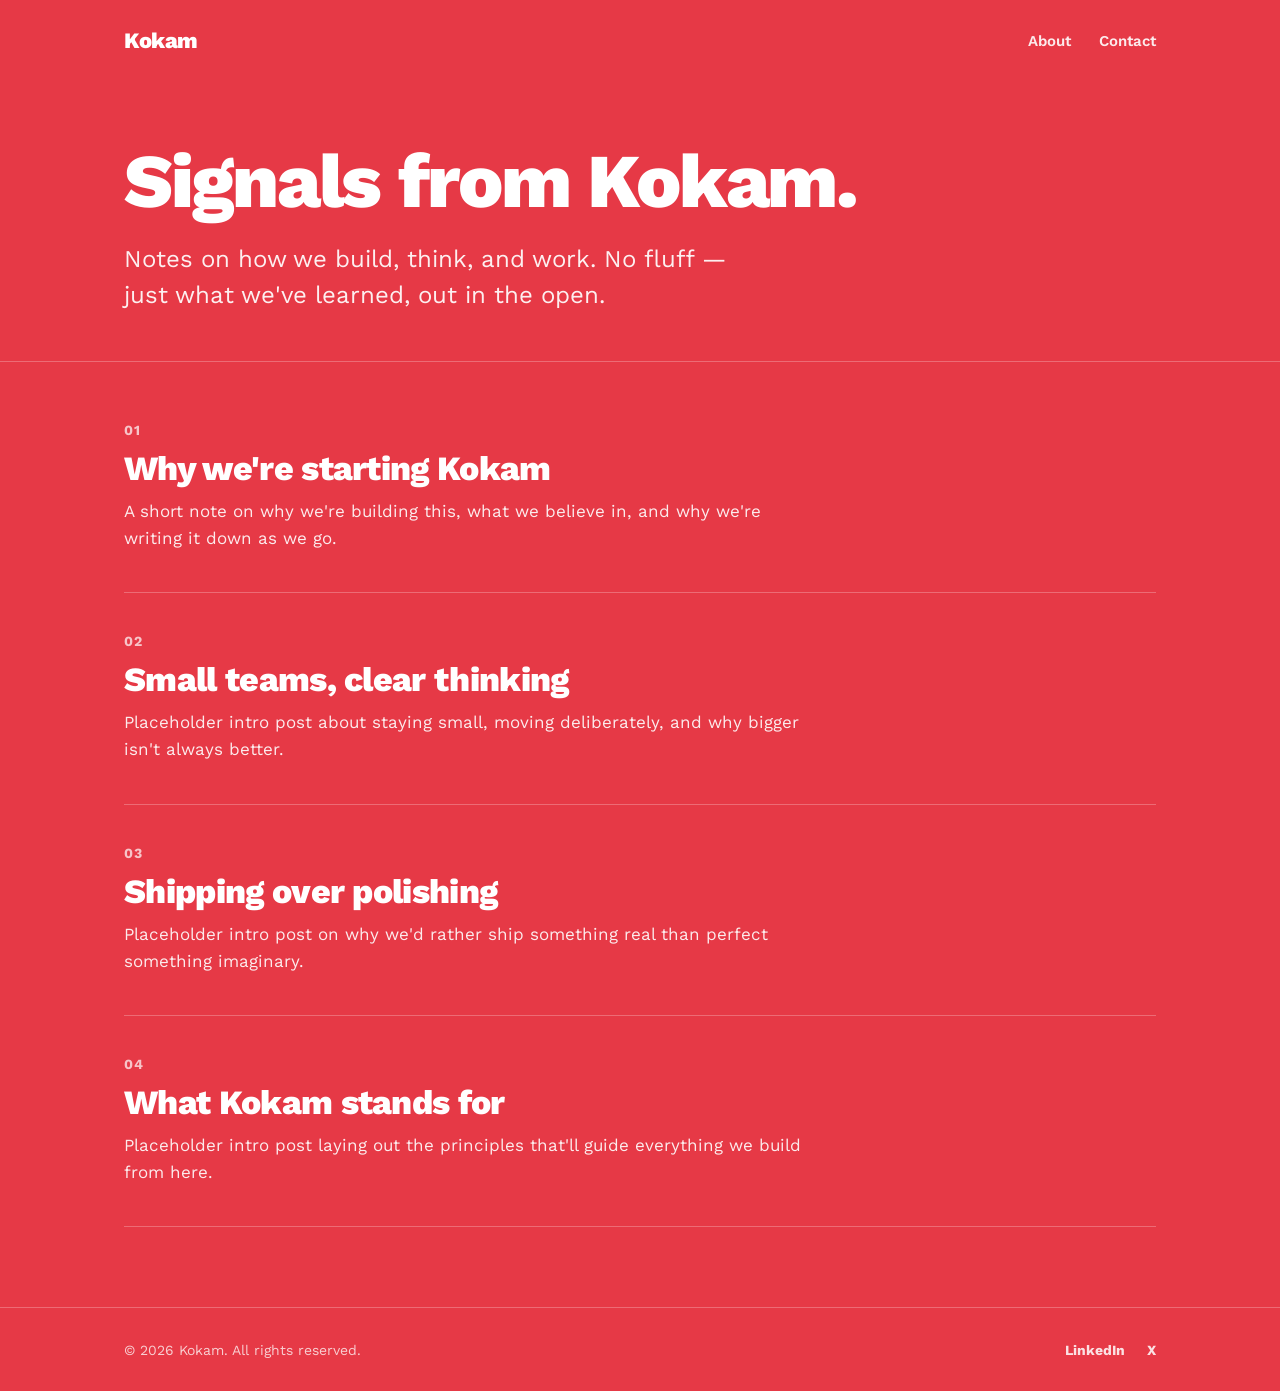
<file: index.html>
<!DOCTYPE html>
<html lang="en">
<head>
<meta charset="UTF-8">
<meta name="viewport" content="width=device-width, initial-scale=1.0">
<title>Kokam — Signals from Kokam</title>
<meta name="description" content="Signals from Kokam: notes on how we build, think, and work. No fluff — just what we've learned, out in the open.">
<link rel="canonical" href="https://kokam.in/">
<meta name="robots" content="index, follow">

<meta property="og:type" content="website">
<meta property="og:site_name" content="Kokam">
<meta property="og:title" content="Kokam — Signals from Kokam">
<meta property="og:description" content="Notes on how we build, think, and work. No fluff — just what we've learned, out in the open.">
<meta property="og:url" content="https://kokam.in/">
<meta property="og:image" content="https://kokam.in/og-image.png">

<meta name="twitter:card" content="summary_large_image">
<meta name="twitter:site" content="@kokamco">
<meta name="twitter:title" content="Kokam — Signals from Kokam">
<meta name="twitter:description" content="Notes on how we build, think, and work. No fluff — just what we've learned, out in the open.">
<meta name="twitter:image" content="https://kokam.in/og-image.png">

<link rel="stylesheet" href="css/style.css">

<script type="application/ld+json">
{
  "@context": "https://schema.org",
  "@type": "Organization",
  "name": "Kokam",
  "url": "https://kokam.in/",
  "sameAs": [
    "https://linkedin.com/company/kokamco",
    "https://x.com/kokamco"
  ],
  "contactPoint": {
    "@type": "ContactPoint",
    "telephone": "+91-7249326030",
    "contactType": "customer service"
  }
}
</script>
</head>
<body>

<header class="navbar">
  <div class="wrap">
    <a href="index.html" class="brand">Kokam</a>
    <ul class="nav-links">
      <li><a href="about.html">About</a></li>
      <li><a href="contact.html">Contact</a></li>
    </ul>
  </div>
</header>

<main>
  <section class="hero">
    <div class="wrap">
      <h1>Signals from Kokam.</h1>
      <p class="lede">Notes on how we build, think, and work. No fluff — just what we've learned, out in the open.</p>
    </div>
  </section>

  <section class="posts">
    <div class="wrap">

      <article class="post-item">
        <span class="post-num">01</span>
        <h2><a href="posts/post-1.html">Why we're starting Kokam</a></h2>
        <p>A short note on why we're building this, what we believe in, and why we're writing it down as we go.</p>
       
      </article>

      <article class="post-item">
        <span class="post-num">02</span>
        <h2><a href="posts/post-2.html">Small teams, clear thinking</a></h2>
        <p>Placeholder intro post about staying small, moving deliberately, and why bigger isn't always better.</p>
        <!-- <a class="read-more" href="posts/post-2.html">Read more →</a> -->
      </article>

      <article class="post-item">
        <span class="post-num">03</span>
        <h2><a href="posts/post-3.html">Shipping over polishing</a></h2>
        <p>Placeholder intro post on why we'd rather ship something real than perfect something imaginary.</p>
        <!-- <a class="read-more" href="posts/post-3.html">Read more →</a> -->
      </article>

      <article class="post-item">
        <span class="post-num">04</span>
        <h2><a href="posts/post-4.html">What Kokam stands for</a></h2>
        <p>Placeholder intro post laying out the principles that'll guide everything we build from here.</p>
        
      </article>

    </div>
  </section>
</main>

<footer>
  <div class="wrap">
    <span class="footer-brand">© 2026 Kokam. All rights reserved.</span>
    <ul class="social-links">
      <li><a href="https://linkedin.com/company/kokamco" target="_blank" rel="noopener noreferrer">LinkedIn</a></li>
      <li><a href="https://x.com/kokamco" target="_blank" rel="noopener noreferrer">X</a></li>
    </ul>
  </div>
</footer>

<script src="js/main.js"></script>
</body>
</html>
</file>
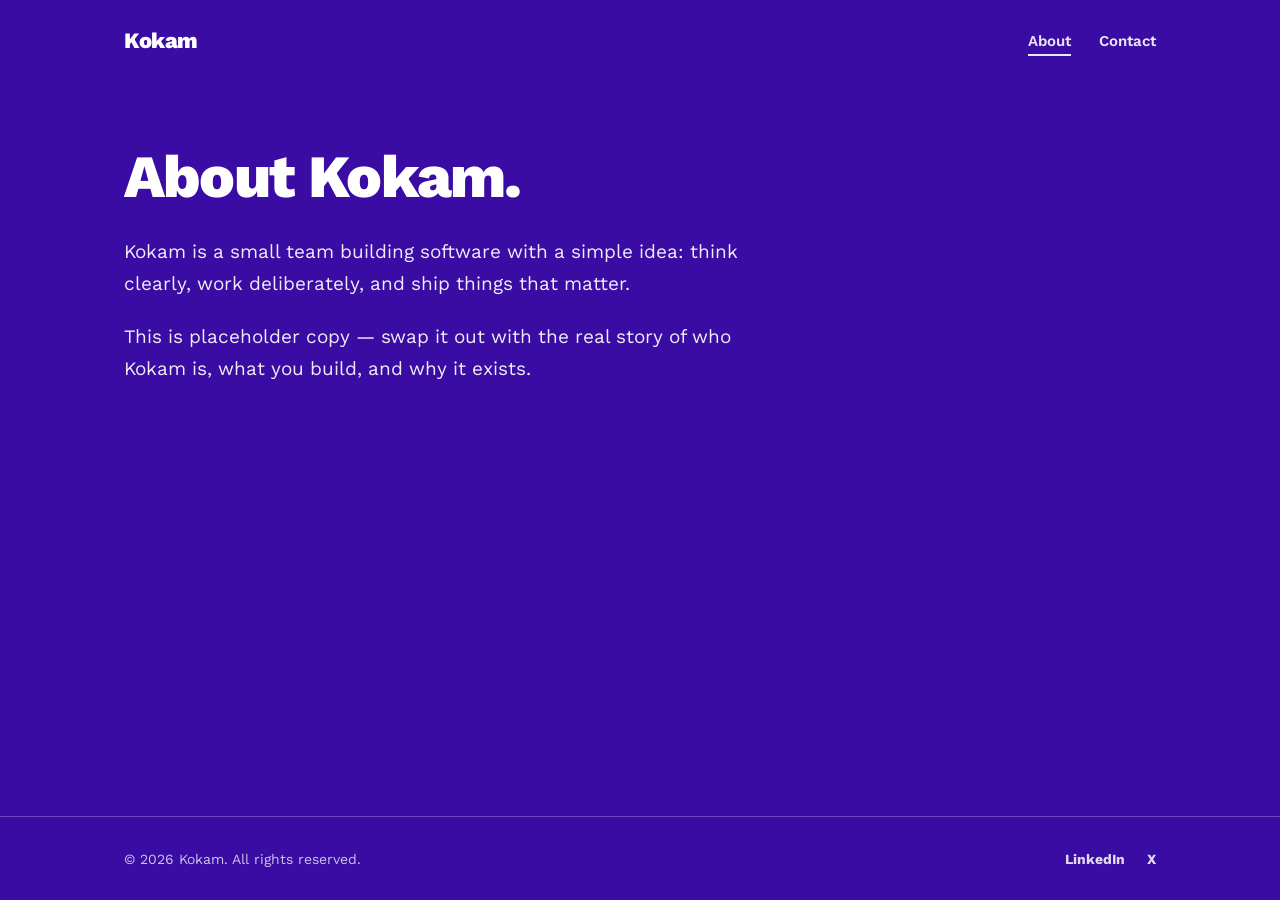
<file: about.html>
<!DOCTYPE html>
<html lang="en">
<head>
<meta charset="UTF-8">
<meta name="viewport" content="width=device-width, initial-scale=1.0">
<title>About — Kokam</title>
<meta name="description" content="Kokam is a small team building software with a simple idea: think clearly, work deliberately, and ship things that matter.">
<link rel="canonical" href="https://kokam.in/about.html">
<meta name="robots" content="index, follow">

<meta property="og:type" content="website">
<meta property="og:site_name" content="Kokam">
<meta property="og:title" content="About — Kokam">
<meta property="og:description" content="Kokam is a small team building software with a simple idea: think clearly, work deliberately, and ship things that matter.">
<meta property="og:url" content="https://kokam.in/about.html">
<meta property="og:image" content="https://kokam.in/og-image.png">

<meta name="twitter:card" content="summary_large_image">
<meta name="twitter:site" content="@kokamco">
<meta name="twitter:title" content="About — Kokam">
<meta name="twitter:description" content="Kokam is a small team building software with a simple idea: think clearly, work deliberately, and ship things that matter.">
<meta name="twitter:image" content="https://kokam.in/og-image.png">

<link rel="stylesheet" href="css/style.css">
</head>
<body>

<header class="navbar">
  <div class="wrap">
    <a href="index.html" class="brand">Kokam</a>
    <ul class="nav-links">
      <li><a href="about.html" class="active">About</a></li>
      <li><a href="contact.html">Contact</a></li>
    </ul>
  </div>
</header>

<main>
  <section class="page">
    <div class="wrap">
      <h1>About Kokam.</h1>
      <p>Kokam is a small team building software with a simple idea: think clearly, work deliberately, and ship things that matter.</p>
      <p>This is placeholder copy — swap it out with the real story of who Kokam is, what you build, and why it exists.</p>
    </div>
  </section>
</main>

<footer>
  <div class="wrap">
    <span class="footer-brand">© 2026 Kokam. All rights reserved.</span>
    <ul class="social-links">
      <li><a href="https://linkedin.com/company/kokamco" target="_blank" rel="noopener noreferrer">LinkedIn</a></li>
      <li><a href="https://x.com/kokamco" target="_blank" rel="noopener noreferrer">X</a></li>
    </ul>
  </div>
</footer>

<script src="js/main.js"></script>
</body>
</html>
</file>
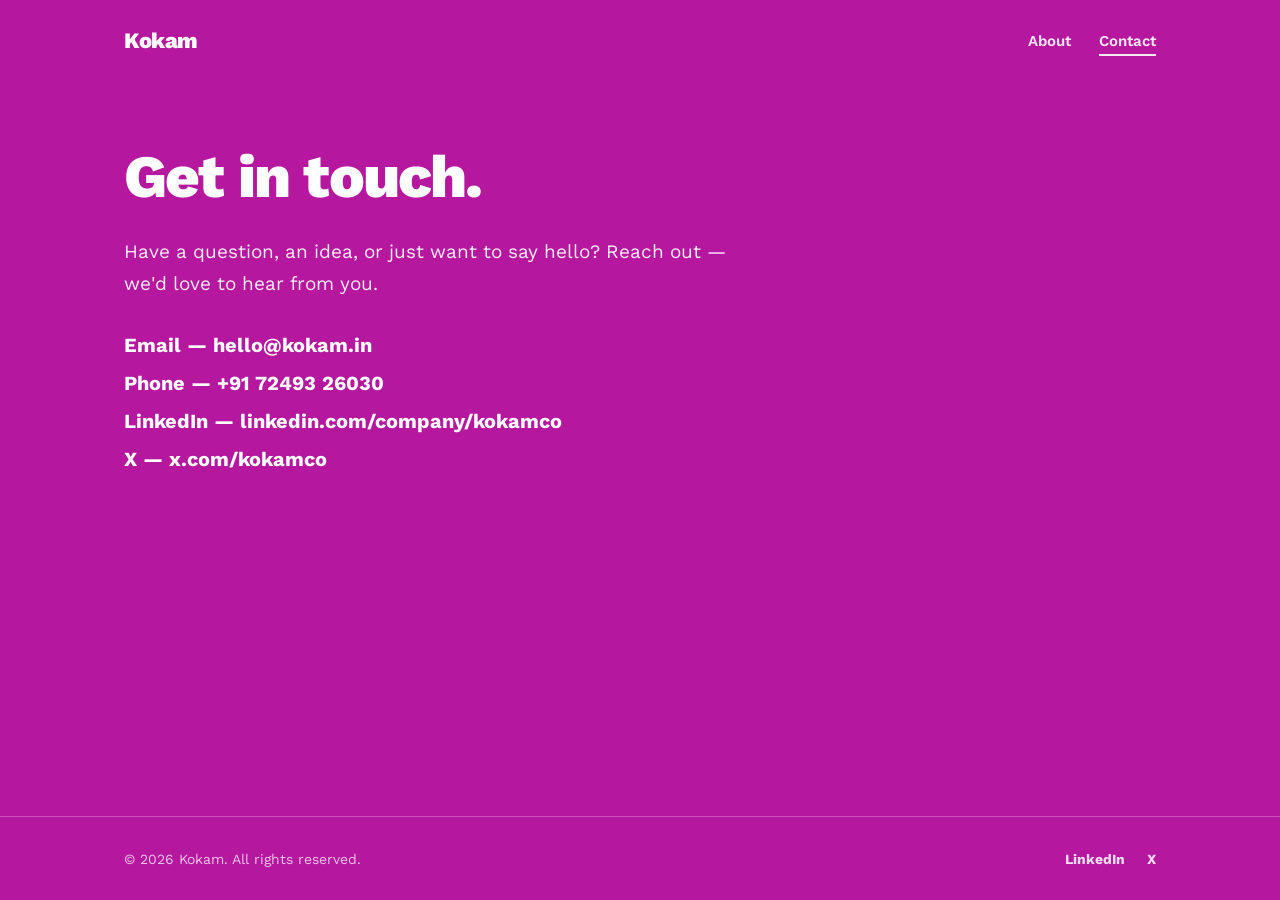
<file: contact.html>
<!DOCTYPE html>
<html lang="en">
<head>
<meta charset="UTF-8">
<meta name="viewport" content="width=device-width, initial-scale=1.0">
<title>Contact — Kokam</title>
<meta name="description" content="Get in touch with Kokam — email, phone, LinkedIn, or X. We'd love to hear from you.">
<link rel="canonical" href="https://kokam.in/contact.html">
<meta name="robots" content="index, follow">

<meta property="og:type" content="website">
<meta property="og:site_name" content="Kokam">
<meta property="og:title" content="Contact — Kokam">
<meta property="og:description" content="Get in touch with Kokam — email, phone, LinkedIn, or X. We'd love to hear from you.">
<meta property="og:url" content="https://kokam.in/contact.html">
<meta property="og:image" content="https://kokam.in/og-image.png">

<meta name="twitter:card" content="summary_large_image">
<meta name="twitter:site" content="@kokamco">
<meta name="twitter:title" content="Contact — Kokam">
<meta name="twitter:description" content="Get in touch with Kokam — email, phone, LinkedIn, or X. We'd love to hear from you.">
<meta name="twitter:image" content="https://kokam.in/og-image.png">

<link rel="stylesheet" href="css/style.css">

<script type="application/ld+json">
{
  "@context": "https://schema.org",
  "@type": "Organization",
  "name": "Kokam",
  "url": "https://kokam.in/",
  "sameAs": [
    "https://linkedin.com/company/kokamco",
    "https://x.com/kokamco"
  ],
  "contactPoint": {
    "@type": "ContactPoint",
    "telephone": "+91-7249326030",
    "email": "hello@kokam.in",
    "contactType": "customer service"
  }
}
</script>
</head>
<body>

<header class="navbar">
  <div class="wrap">
    <a href="index.html" class="brand">Kokam</a>
    <ul class="nav-links">
      <li><a href="about.html">About</a></li>
      <li><a href="contact.html" class="active">Contact</a></li>
    </ul>
  </div>
</header>

<main>
  <section class="page">
    <div class="wrap">
      <h1>Get in touch.</h1>
      <p>Have a question, an idea, or just want to say hello? Reach out — we'd love to hear from you.</p>
      <ul class="contact-list">
        <li>Email — <a href="mailto:hello@kokam.in">hello@kokam.in</a></li>
        <li>Phone — <a href="tel:+917249326030">+91 72493 26030</a></li>
        <li>LinkedIn — <a href="https://linkedin.com/company/kokamco" target="_blank" rel="noopener noreferrer">linkedin.com/company/kokamco</a></li>
        <li>X — <a href="https://x.com/kokamco" target="_blank" rel="noopener noreferrer">x.com/kokamco</a></li>
      </ul>
    </div>
  </section>
</main>

<footer>
  <div class="wrap">
    <span class="footer-brand">© 2026 Kokam. All rights reserved.</span>
    <ul class="social-links">
      <li><a href="https://linkedin.com/company/kokamco" target="_blank" rel="noopener noreferrer">LinkedIn</a></li>
      <li><a href="https://x.com/kokamco" target="_blank" rel="noopener noreferrer">X</a></li>
    </ul>
  </div>
</footer>

<script src="js/main.js"></script>
</body>
</html>
</file>
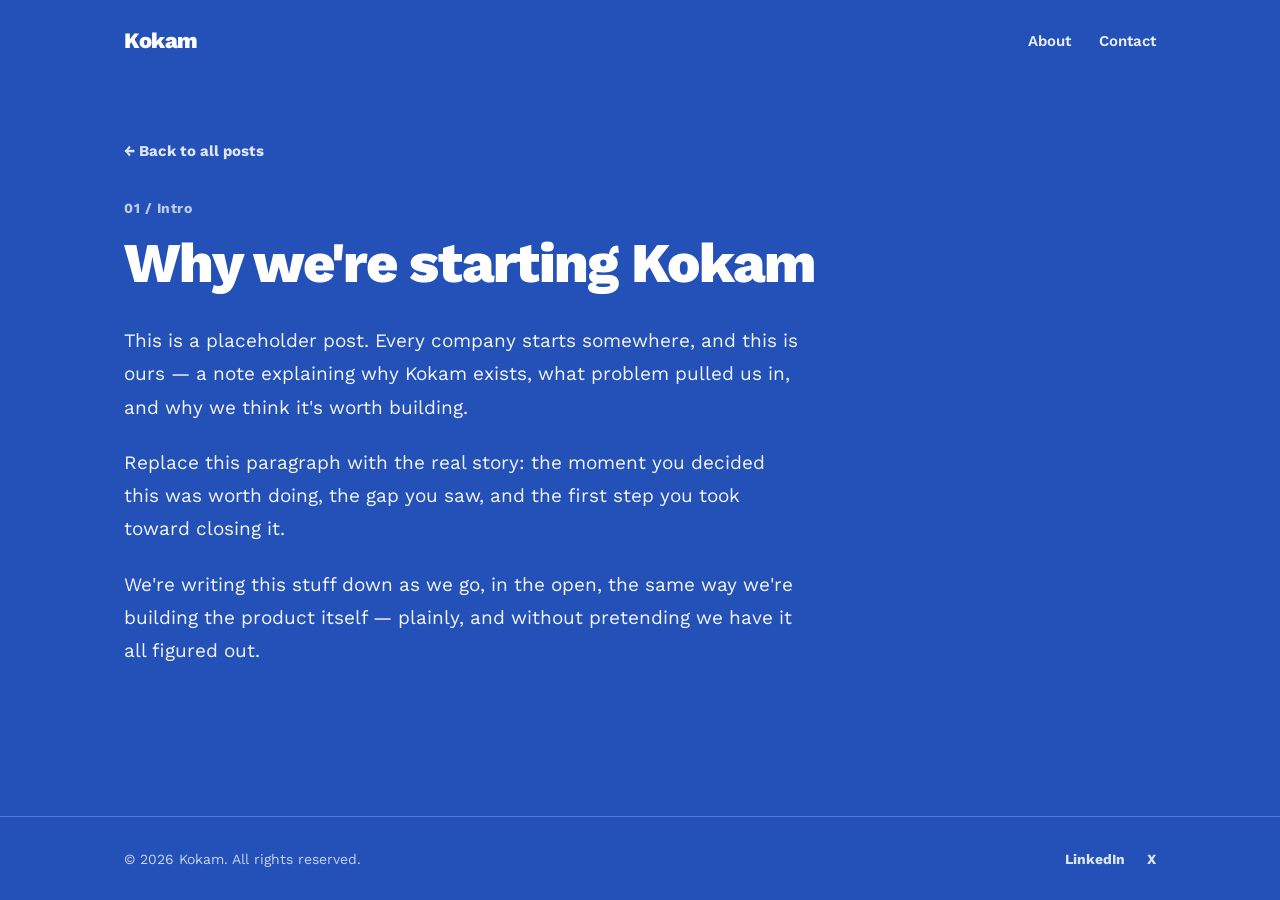
<file: posts/post-1.html>
<!DOCTYPE html>
<html lang="en">
<head>
<meta charset="UTF-8">
<meta name="viewport" content="width=device-width, initial-scale=1.0">
<title>Why we're starting Kokam — Kokam</title>
<meta name="description" content="A short note on why we're building Kokam, what we believe in, and why we're writing it down as we go.">
<link rel="canonical" href="https://kokam.in/posts/post-1.html">
<meta name="robots" content="index, follow">

<meta property="og:type" content="article">
<meta property="og:site_name" content="Kokam">
<meta property="og:title" content="Why we're starting Kokam">
<meta property="og:description" content="A short note on why we're building Kokam, what we believe in, and why we're writing it down as we go.">
<meta property="og:url" content="https://kokam.in/posts/post-1.html">
<meta property="og:image" content="https://kokam.in/og-image.png">

<meta name="twitter:card" content="summary_large_image">
<meta name="twitter:site" content="@kokamco">
<meta name="twitter:title" content="Why we're starting Kokam">
<meta name="twitter:description" content="A short note on why we're building Kokam, what we believe in, and why we're writing it down as we go.">
<meta name="twitter:image" content="https://kokam.in/og-image.png">

<link rel="stylesheet" href="../css/style.css">

<script type="application/ld+json">
{
  "@context": "https://schema.org",
  "@type": "BlogPosting",
  "headline": "Why we're starting Kokam",
  "description": "A short note on why we're building Kokam, what we believe in, and why we're writing it down as we go.",
  "url": "https://kokam.in/posts/post-1.html",
  "datePublished": "2026-01-01",
  "author": {
    "@type": "Organization",
    "name": "Kokam"
  },
  "publisher": {
    "@type": "Organization",
    "name": "Kokam",
    "url": "https://kokam.in/"
  }
}
</script>
</head>
<body>

<header class="navbar">
  <div class="wrap">
    <a href="../index.html" class="brand">Kokam</a>
    <ul class="nav-links">
      <li><a href="../about.html">About</a></li>
      <li><a href="../contact.html">Contact</a></li>
    </ul>
  </div>
</header>

<main>
  <section class="article">
    <div class="wrap">
      <a class="back-link" href="../index.html">← Back to all posts</a>
      <span class="post-num">01 / Intro</span>
      <h1>Why we're starting Kokam</h1>
      <div class="body">
        <p>This is a placeholder post. Every company starts somewhere, and this is ours — a note explaining why Kokam exists, what problem pulled us in, and why we think it's worth building.</p>
        <p>Replace this paragraph with the real story: the moment you decided this was worth doing, the gap you saw, and the first step you took toward closing it.</p>
        <p>We're writing this stuff down as we go, in the open, the same way we're building the product itself — plainly, and without pretending we have it all figured out.</p>
      </div>
    </div>
  </section>
</main>

<footer>
  <div class="wrap">
    <span class="footer-brand">© 2026 Kokam. All rights reserved.</span>
    <ul class="social-links">
      <li><a href="https://linkedin.com/company/kokamco" target="_blank" rel="noopener noreferrer">LinkedIn</a></li>
      <li><a href="https://x.com/kokamco" target="_blank" rel="noopener noreferrer">X</a></li>
    </ul>
  </div>
</footer>

<script src="../js/main.js"></script>
</body>
</html>
</file>
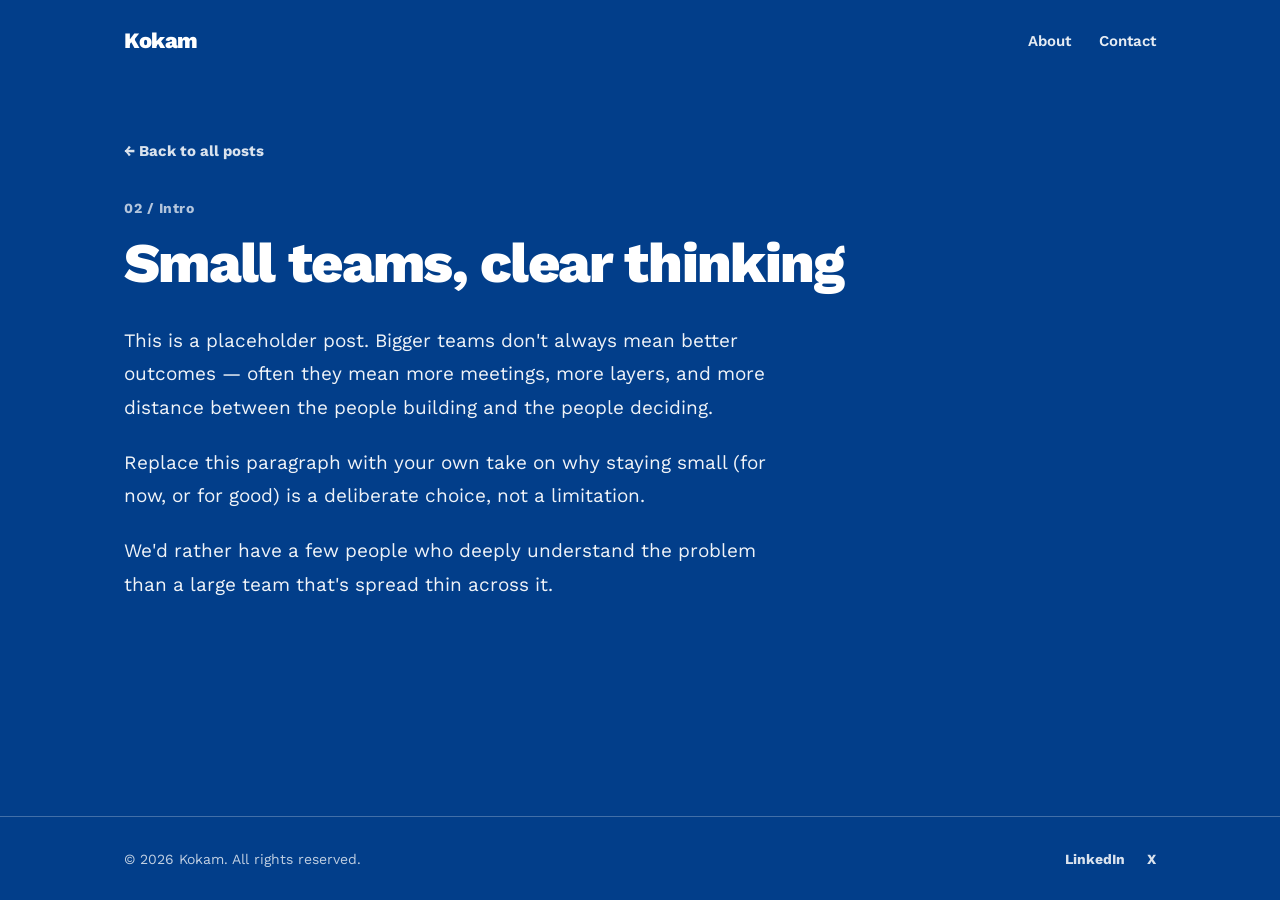
<file: posts/post-2.html>
<!DOCTYPE html>
<html lang="en">
<head>
<meta charset="UTF-8">
<meta name="viewport" content="width=device-width, initial-scale=1.0">
<title>Small teams, clear thinking — Kokam</title>
<meta name="description" content="Why staying small and moving deliberately is a deliberate choice for Kokam, not a limitation.">
<link rel="canonical" href="https://kokam.in/posts/post-2.html">
<meta name="robots" content="index, follow">

<meta property="og:type" content="article">
<meta property="og:site_name" content="Kokam">
<meta property="og:title" content="Small teams, clear thinking">
<meta property="og:description" content="Why staying small and moving deliberately is a deliberate choice for Kokam, not a limitation.">
<meta property="og:url" content="https://kokam.in/posts/post-2.html">
<meta property="og:image" content="https://kokam.in/og-image.png">

<meta name="twitter:card" content="summary_large_image">
<meta name="twitter:site" content="@kokamco">
<meta name="twitter:title" content="Small teams, clear thinking">
<meta name="twitter:description" content="Why staying small and moving deliberately is a deliberate choice for Kokam, not a limitation.">
<meta name="twitter:image" content="https://kokam.in/og-image.png">

<link rel="stylesheet" href="../css/style.css">

<script type="application/ld+json">
{
  "@context": "https://schema.org",
  "@type": "BlogPosting",
  "headline": "Small teams, clear thinking",
  "description": "Why staying small and moving deliberately is a deliberate choice for Kokam, not a limitation.",
  "url": "https://kokam.in/posts/post-2.html",
  "datePublished": "2026-01-08",
  "author": {
    "@type": "Organization",
    "name": "Kokam"
  },
  "publisher": {
    "@type": "Organization",
    "name": "Kokam",
    "url": "https://kokam.in/"
  }
}
</script>
</head>
<body>

<header class="navbar">
  <div class="wrap">
    <a href="../index.html" class="brand">Kokam</a>
    <ul class="nav-links">
      <li><a href="../about.html">About</a></li>
      <li><a href="../contact.html">Contact</a></li>
    </ul>
  </div>
</header>

<main>
  <section class="article">
    <div class="wrap">
      <a class="back-link" href="../index.html">← Back to all posts</a>
      <span class="post-num">02 / Intro</span>
      <h1>Small teams, clear thinking</h1>
      <div class="body">
        <p>This is a placeholder post. Bigger teams don't always mean better outcomes — often they mean more meetings, more layers, and more distance between the people building and the people deciding.</p>
        <p>Replace this paragraph with your own take on why staying small (for now, or for good) is a deliberate choice, not a limitation.</p>
        <p>We'd rather have a few people who deeply understand the problem than a large team that's spread thin across it.</p>
      </div>
    </div>
  </section>
</main>

<footer>
  <div class="wrap">
    <span class="footer-brand">© 2026 Kokam. All rights reserved.</span>
    <ul class="social-links">
      <li><a href="https://linkedin.com/company/kokamco" target="_blank" rel="noopener noreferrer">LinkedIn</a></li>
      <li><a href="https://x.com/kokamco" target="_blank" rel="noopener noreferrer">X</a></li>
    </ul>
  </div>
</footer>

<script src="../js/main.js"></script>
</body>
</html>
</file>
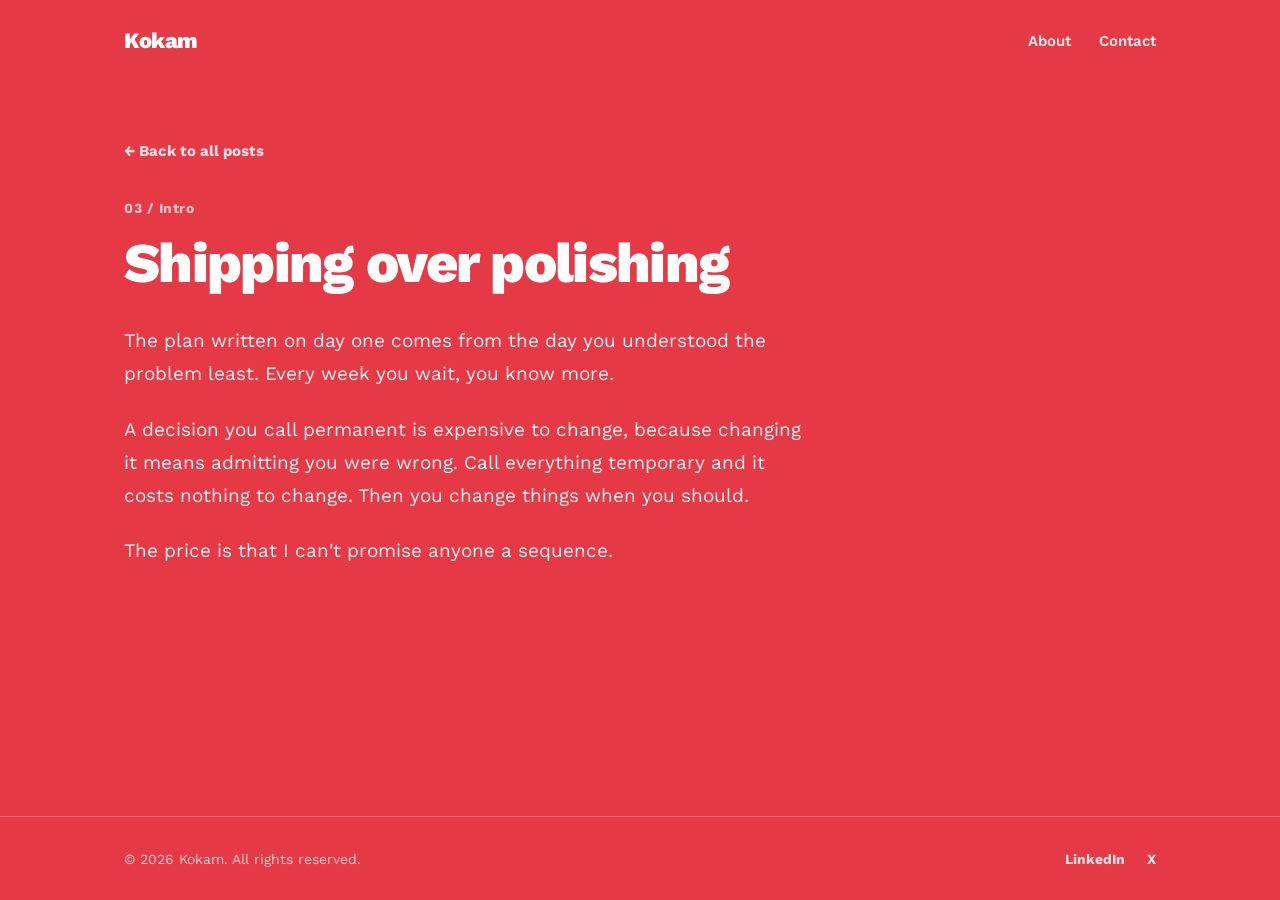
<file: posts/post-3.html>
<!DOCTYPE html>
<html lang="en">
<head>
<meta charset="UTF-8">
<meta name="viewport" content="width=device-width, initial-scale=1.0">
<title>Shipping over polishing — Kokam</title>
<meta name="description" content="Why Kokam would rather ship something real than perfect something imaginary.">
<link rel="canonical" href="https://kokam.in/posts/post-3.html">
<meta name="robots" content="index, follow">

<meta property="og:type" content="article">
<meta property="og:site_name" content="Kokam">
<meta property="og:title" content="Shipping over polishing">
<meta property="og:description" content="Why Kokam would rather ship something real than perfect something imaginary.">
<meta property="og:url" content="https://kokam.in/posts/post-3.html">
<meta property="og:image" content="https://kokam.in/og-image.png">

<meta name="twitter:card" content="summary_large_image">
<meta name="twitter:site" content="@kokamco">
<meta name="twitter:title" content="Shipping over polishing">
<meta name="twitter:description" content="Why Kokam would rather ship something real than perfect something imaginary.">
<meta name="twitter:image" content="https://kokam.in/og-image.png">

<link rel="stylesheet" href="../css/style.css">

<script type="application/ld+json">
{
  "@context": "https://schema.org",
  "@type": "BlogPosting",
  "headline": "Shipping over polishing",
  "description": "Why Kokam would rather ship something real than perfect something imaginary.",
  "url": "https://kokam.in/posts/post-3.html",
  "datePublished": "2026-01-15",
  "author": {
    "@type": "Organization",
    "name": "Kokam"
  },
  "publisher": {
    "@type": "Organization",
    "name": "Kokam",
    "url": "https://kokam.in/"
  }
}
</script>
</head>
<body>

<header class="navbar">
  <div class="wrap">
    <a href="../index.html" class="brand">Kokam</a>
    <ul class="nav-links">
      <li><a href="../about.html">About</a></li>
      <li><a href="../contact.html">Contact</a></li>
    </ul>
  </div>
</header>

<main>
  <section class="article">
    <div class="wrap">
      <a class="back-link" href="../index.html">← Back to all posts</a>
      <span class="post-num">03 / Intro</span>
      <h1>Shipping over polishing</h1>
      <div class="body">
        <article class="post-content">
          <p>The plan written on day one comes from the day you understood the problem least. Every week you wait, you know more.</p>
          <p>A decision you call permanent is expensive to change, because changing it means admitting you were wrong. Call everything temporary and it costs nothing to change. Then you change things when you should.</p>
          <p>The price is that I can't promise anyone a sequence.</p>
        </article>
      </div>
    </div>
  </section>
</main>

<footer>
  <div class="wrap">
    <span class="footer-brand">© 2026 Kokam. All rights reserved.</span>
    <ul class="social-links">
      <li><a href="https://linkedin.com/company/kokamco" target="_blank" rel="noopener noreferrer">LinkedIn</a></li>
      <li><a href="https://x.com/kokamco" target="_blank" rel="noopener noreferrer">X</a></li>
    </ul>
  </div>
</footer>

<script src="../js/main.js"></script>
</body>
</html>
</file>
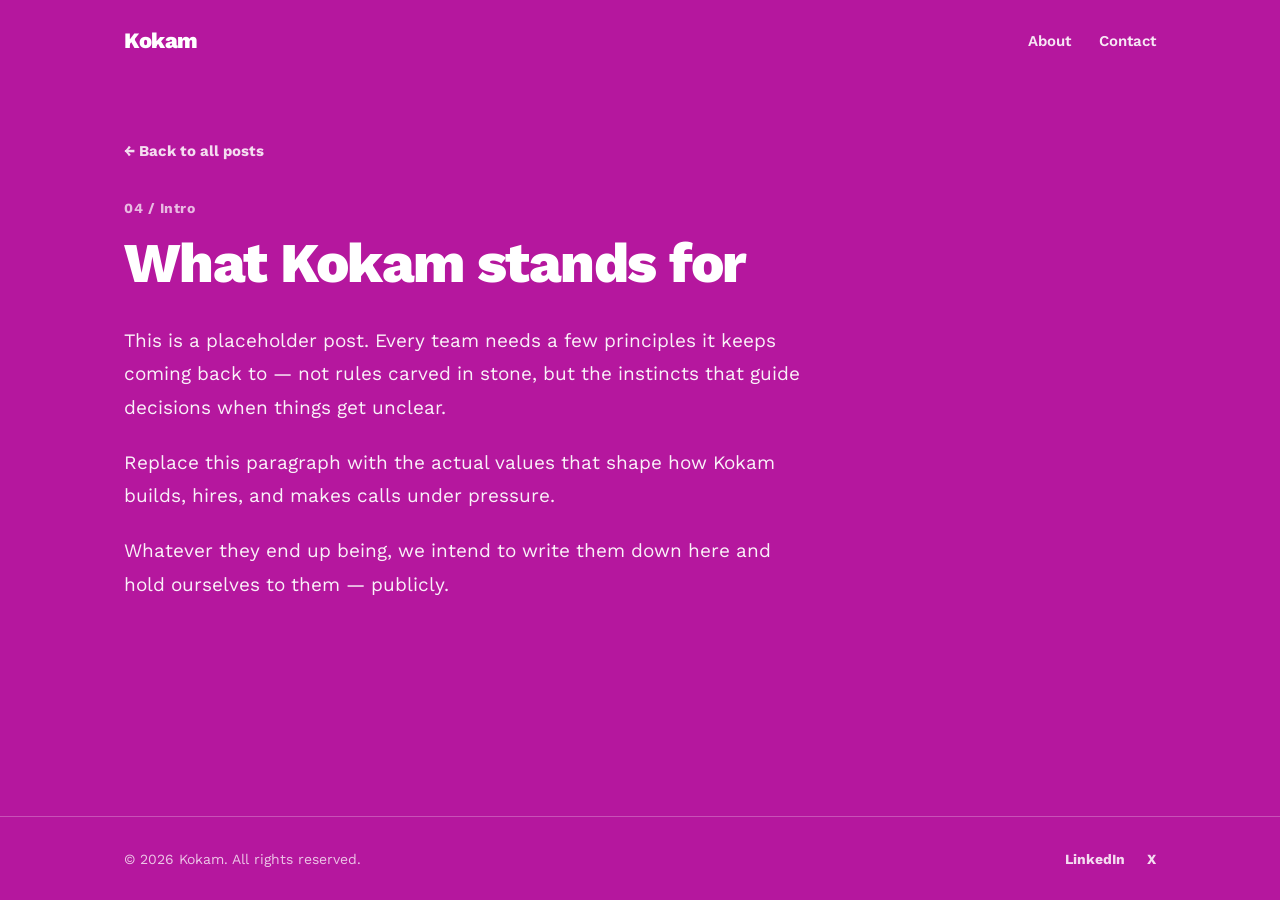
<file: posts/post-4.html>
<!DOCTYPE html>
<html lang="en">
<head>
<meta charset="UTF-8">
<meta name="viewport" content="width=device-width, initial-scale=1.0">
<title>What Kokam stands for — Kokam</title>
<meta name="description" content="The principles that guide how Kokam builds, hires, and makes calls under pressure.">
<link rel="canonical" href="https://kokam.in/posts/post-4.html">
<meta name="robots" content="index, follow">

<meta property="og:type" content="article">
<meta property="og:site_name" content="Kokam">
<meta property="og:title" content="What Kokam stands for">
<meta property="og:description" content="The principles that guide how Kokam builds, hires, and makes calls under pressure.">
<meta property="og:url" content="https://kokam.in/posts/post-4.html">
<meta property="og:image" content="https://kokam.in/og-image.png">

<meta name="twitter:card" content="summary_large_image">
<meta name="twitter:site" content="@kokamco">
<meta name="twitter:title" content="What Kokam stands for">
<meta name="twitter:description" content="The principles that guide how Kokam builds, hires, and makes calls under pressure.">
<meta name="twitter:image" content="https://kokam.in/og-image.png">

<link rel="stylesheet" href="../css/style.css">

<script type="application/ld+json">
{
  "@context": "https://schema.org",
  "@type": "BlogPosting",
  "headline": "What Kokam stands for",
  "description": "The principles that guide how Kokam builds, hires, and makes calls under pressure.",
  "url": "https://kokam.in/posts/post-4.html",
  "datePublished": "2026-01-22",
  "author": {
    "@type": "Organization",
    "name": "Kokam"
  },
  "publisher": {
    "@type": "Organization",
    "name": "Kokam",
    "url": "https://kokam.in/"
  }
}
</script>
</head>
<body>

<header class="navbar">
  <div class="wrap">
    <a href="../index.html" class="brand">Kokam</a>
    <ul class="nav-links">
      <li><a href="../about.html">About</a></li>
      <li><a href="../contact.html">Contact</a></li>
    </ul>
  </div>
</header>

<main>
  <section class="article">
    <div class="wrap">
      <a class="back-link" href="../index.html">← Back to all posts</a>
      <span class="post-num">04 / Intro</span>
      <h1>What Kokam stands for</h1>
      <div class="body">
        <p>This is a placeholder post. Every team needs a few principles it keeps coming back to — not rules carved in stone, but the instincts that guide decisions when things get unclear.</p>
        <p>Replace this paragraph with the actual values that shape how Kokam builds, hires, and makes calls under pressure.</p>
        <p>Whatever they end up being, we intend to write them down here and hold ourselves to them — publicly.</p>
      </div>
    </div>
  </section>
</main>

<footer>
  <div class="wrap">
    <span class="footer-brand">© 2026 Kokam. All rights reserved.</span>
    <ul class="social-links">
      <li><a href="https://linkedin.com/company/kokamco" target="_blank" rel="noopener noreferrer">LinkedIn</a></li>
      <li><a href="https://x.com/kokamco" target="_blank" rel="noopener noreferrer">X</a></li>
    </ul>
  </div>
</footer>

<script src="../js/main.js"></script>
</body>
</html>
</file>
<file: css/style.css>
/* Kokam — 37signals-inspired styling */

@import url('https://fonts.googleapis.com/css2?family=Work+Sans:wght@400;&display=swap');

* {
  box-sizing: border-box;
}

html, body {
  margin: 0;
  padding: 0;
}

body {
  font-family: 'Work Sans', -apple-system, BlinkMacSystemFont, 'Segoe UI', Helvetica, Arial, sans-serif;
  color: #ffffff;
  min-height: 100vh;
  transition: background-color 0.4s ease;
  display: flex;
  flex-direction: column;
}

a {
  color: #ffffff;
  text-decoration: none;
}

a:hover {
  text-decoration: underline;
}

.wrap {
  width: 100%;
  max-width: 1080px;
  margin: 0 auto;
  padding: 0 24px;
}

/* Navbar */

.navbar {
  padding: 28px 0;
}

.navbar .wrap {
  display: flex;
  align-items: center;
  justify-content: space-between;
}

.brand {
  font-weight: 800;
  font-size: 22px;
  letter-spacing: -0.02em;
}

.brand:hover {
  text-decoration: none;
  opacity: 0.85;
}

.nav-links {
  display: flex;
  gap: 28px;
  list-style: none;
  margin: 0;
  padding: 0;
}

.nav-links a {
  font-weight: 600;
  font-size: 15px;
  opacity: 0.9;
}

.nav-links a:hover {
  opacity: 1;
}

.nav-links a.active {
  border-bottom: 2px solid #ffffff;
  padding-bottom: 4px;
}

/* Main / hero */

main {
  flex: 1;
}

.hero {
  padding: 60px 0 48px;
}

.hero h1 {
  font-size: clamp(40px, 7vw, 76px);
  line-height: 1.05;
  font-weight: 800;
  letter-spacing: -0.03em;
  margin: 0 0 20px;
  max-width: 820px;
}

.hero p.lede {
  font-size: clamp(18px, 2.4vw, 24px);
  line-height: 1.5;
  max-width: 640px;
  opacity: 0.92;
  margin: 0;
}

/* Posts list */

.posts {
  padding: 20px 0 80px;
  border-top: 1px solid rgba(255, 255, 255, 0.25);
}

.post-item {
  padding: 40px 0;
  border-bottom: 1px solid rgba(255, 255, 255, 0.25);
  display: flex;
  flex-direction: column;
  gap: 10px;
}

.post-item .post-num {
  font-weight: 700;
  font-size: 14px;
  opacity: 0.7;
  letter-spacing: 0.04em;
}

.post-item h2 {
  font-size: clamp(24px, 3.6vw, 34px);
  margin: 0;
  font-weight: 800;
  letter-spacing: -0.02em;
}

.post-item h2 a:hover {
  text-decoration: underline;
}

.post-item p {
  margin: 0;
  max-width: 680px;
  font-size: 17px;
  line-height: 1.6;
  opacity: 0.9;
}

.read-more {
  font-weight: 700;
  font-size: 15px;
  display: inline-block;
  margin-top: 4px;
}

/* Simple page (about / contact) */

.page {
  padding: 60px 0 100px;
}

.page h1 {
  font-size: clamp(36px, 6vw, 60px);
  font-weight: 800;
  letter-spacing: -0.03em;
  margin: 0 0 24px;
}

.page p {
  font-size: 19px;
  line-height: 1.7;
  max-width: 640px;
  opacity: 0.92;
  margin: 0 0 20px;
}

.contact-list {
  list-style: none;
  padding: 0;
  margin: 32px 0 0;
}

.contact-list li {
  font-size: 20px;
  font-weight: 700;
  margin-bottom: 14px;
}

/* Article */

.article {
  padding: 60px 0 100px;
}

.article .post-num {
  font-weight: 700;
  font-size: 14px;
  opacity: 0.7;
  letter-spacing: 0.04em;
  display: block;
  margin-bottom: 14px;
}

.article h1 {
  font-size: clamp(32px, 5.5vw, 56px);
  font-weight: 800;
  letter-spacing: -0.03em;
  margin: 0 0 28px;
  max-width: 800px;
}

.article .body p {
  font-size: 19px;
  line-height: 1.75;
  max-width: 680px;
  opacity: 0.94;
  margin: 0 0 22px;
}

.back-link {
  display: inline-block;
  margin-bottom: 40px;
  font-weight: 700;
  font-size: 15px;
  opacity: 0.85;
}

/* Footer */

footer {
  border-top: 1px solid rgba(255, 255, 255, 0.25);
  padding: 32px 0;
}

footer .wrap {
  display: flex;
  align-items: center;
  justify-content: space-between;
  flex-wrap: wrap;
  gap: 16px;
}

.footer-brand {
  font-size: 14px;
  opacity: 0.75;
}

.social-links {
  display: flex;
  gap: 22px;
  list-style: none;
  margin: 0;
  padding: 0;
}

.social-links a {
  font-weight: 700;
  font-size: 14px;
  opacity: 0.85;
}

.social-links a:hover {
  opacity: 1;
}

@media (max-width: 600px) {
  .nav-links {
    gap: 16px;
  }
}
</file>
